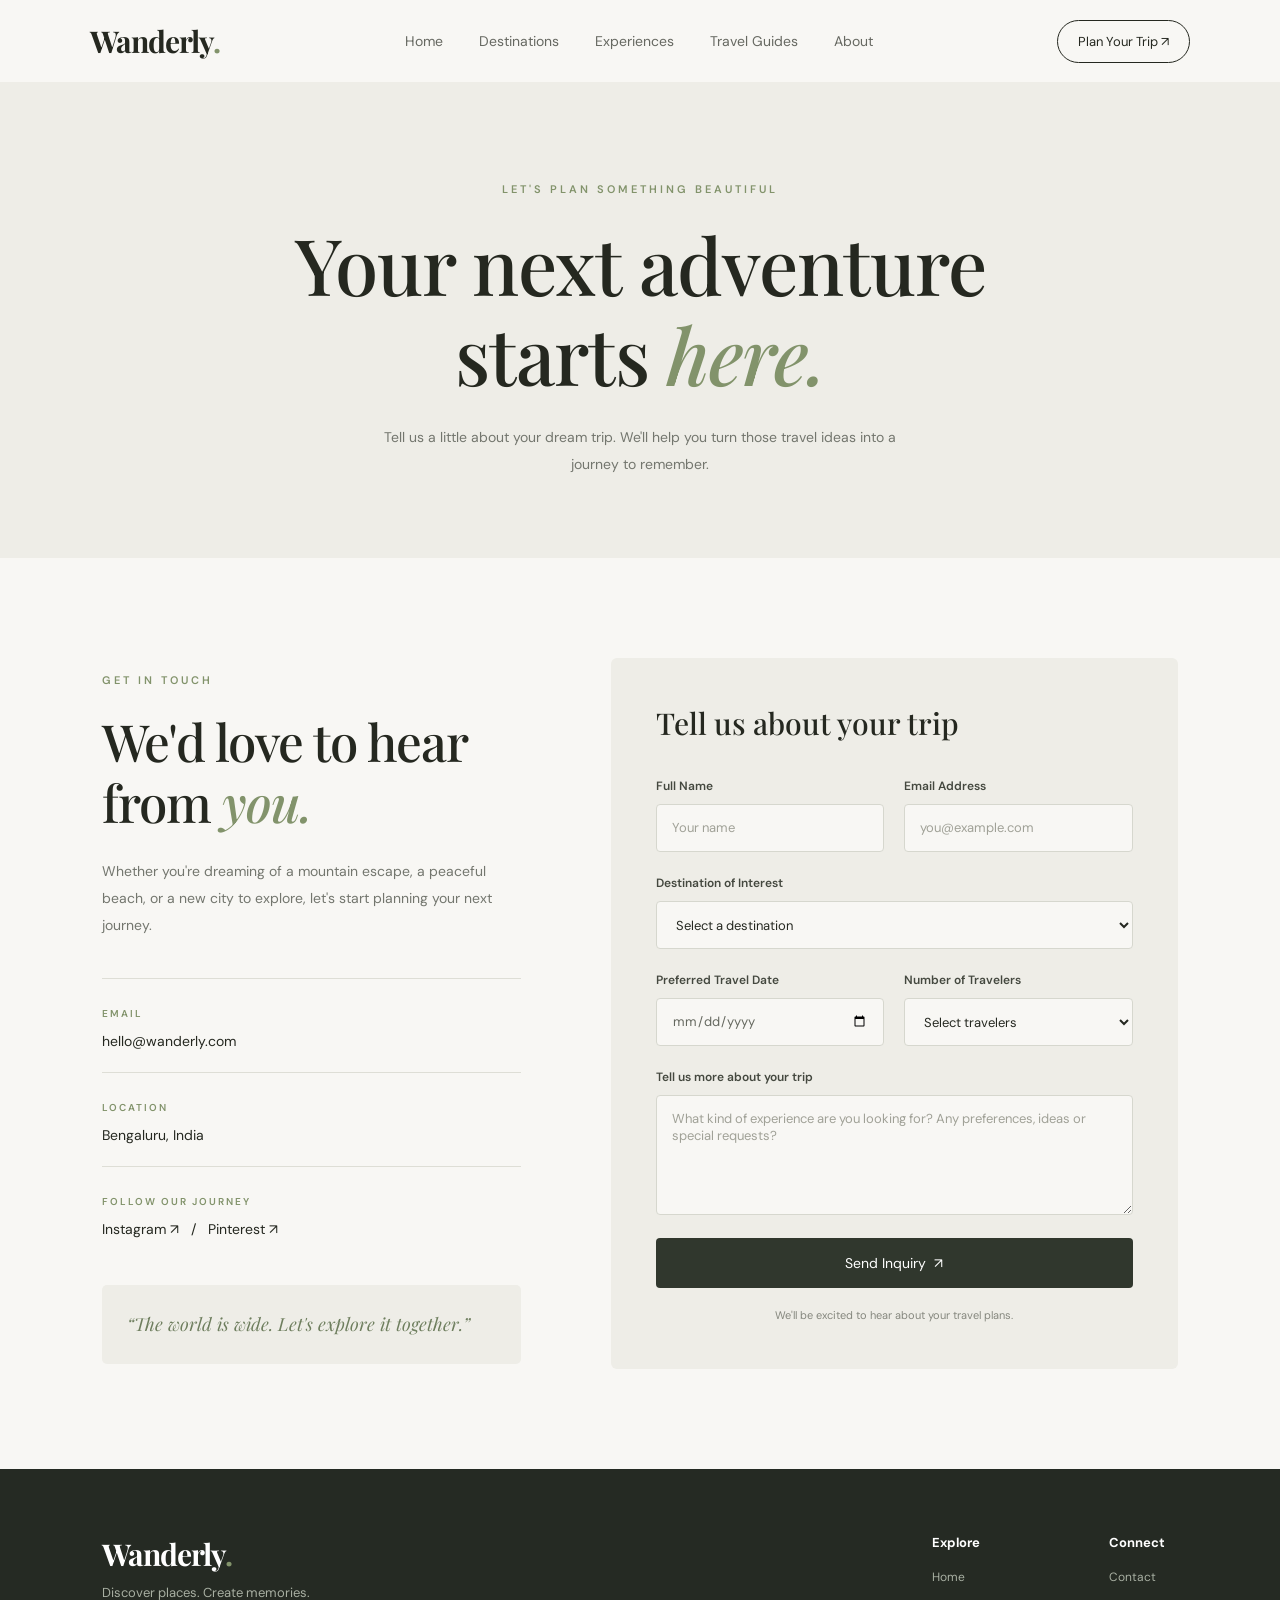
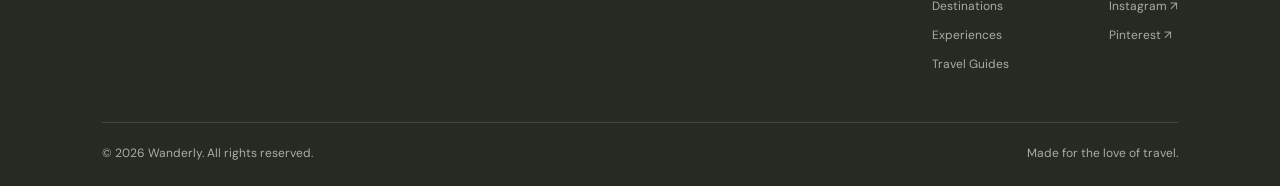
<file: Contact.html>
<!DOCTYPE html>
<html lang="en">
<head>
    <meta charset="UTF-8">
    <meta name="viewport" content="width=device-width, initial-scale=1.0">
    <title>Contact Us | Wanderly</title>

    <link rel="stylesheet" href="style.css">

    <link rel="preconnect" href="https://fonts.googleapis.com">
    <link rel="preconnect" href="https://fonts.gstatic.com" crossorigin>

    <link href="https://fonts.googleapis.com/css2?family=DM+Sans:wght@400;500;600;700&family=Playfair+Display:ital,wght@0,400;0,500;0,600;0,700;1,500&display=swap" rel="stylesheet">

    <style>
        html {
            scroll-behavior: smooth;
        }
    </style>
</head>
<body>

    <!-- NAVBAR -->
    <header class="navbar">
        <a href="Project2.html" class="logo">Wanderly<span>.</span></a>

        <nav id="navLinks">
            <a href="Project2.html#home">Home</a>
            <a href="Project2.html#destinations">Destinations</a>
            <a href="Project2.html#experiences">Experiences</a>
            <a href="Project2.html#guides">Travel Guides</a>
            <a href="Project2.html#about">About</a>
        </nav>

        <a href="contact.html" class="nav-btn">Plan Your Trip ↗</a>

        <button class="menu-toggle" id="menuToggle" aria-label="Toggle menu">
            ☰
        </button>
    </header>


    <!-- CONTACT HERO -->
    <section class="contact-hero">
        <p class="eyebrow">LET'S PLAN SOMETHING BEAUTIFUL</p>

        <h1>Your next adventure<br>starts <em>here.</em></h1>

        <p>
            Tell us a little about your dream trip.
            We'll help you turn those travel ideas into a journey to remember.
        </p>
    </section>


    <!-- CONTACT SECTION -->
    <section class="contact-section">

        <!-- CONTACT INFORMATION -->
        <div class="contact-info">

            <p class="eyebrow">GET IN TOUCH</p>

            <h2>We'd love to hear<br>from <em>you.</em></h2>

            <p class="contact-description">
                Whether you're dreaming of a mountain escape, a peaceful beach,
                or a new city to explore, let's start planning your next journey.
            </p>

            <div class="contact-detail">
                <span>EMAIL</span>
                <p>hello@wanderly.com</p>
            </div>

            <div class="contact-detail">
                <span>LOCATION</span>
                <p>Bengaluru, India</p>
            </div>

            <div class="contact-detail">
                <span>FOLLOW OUR JOURNEY</span>
                <p>
                    <a href="https://instagram.com/" target="_blank">Instagram ↗</a>
                    &nbsp; / &nbsp;
                    <a href="https://pinterest.com/" target="_blank">Pinterest ↗</a>
                </p>
            </div>

            <div class="contact-note">
                <p>“The world is wide. Let's explore it together.”</p>
            </div>

        </div>


        <!-- CONTACT FORM -->
        <div class="contact-form-container">

            <form id="travelForm">

                <h3>Tell us about your trip</h3>

                <div class="form-row">

                    <div class="form-group">
                        <label for="fullName">Full Name</label>
                        <input
                            type="text"
                            id="fullName"
                            name="fullName"
                            placeholder="Your name"
                            required
                        >
                    </div>

                    <div class="form-group">
                        <label for="email">Email Address</label>
                        <input
                            type="email"
                            id="email"
                            name="email"
                            placeholder="you@example.com"
                            required
                        >
                    </div>

                </div>


                <div class="form-group">
                    <label for="destination">Destination of Interest</label>
                    <select id="destination" name="destination" required>
                        <option value="" disabled selected>Select a destination</option>
                        <option>Amalfi Coast, Italy</option>
                        <option>Swiss Alps, Switzerland</option>
                        <option>Santorini, Greece</option>
                        <option>Kyoto, Japan</option>
                        <option>Bali, Indonesia</option>
                        <option>Banff, Canada</option>
                        <option>Other destination</option>
                    </select>
                </div>


                <div class="form-row">

                    <div class="form-group">
                        <label for="travelDate">Preferred Travel Date</label>
                        <input
                            type="date"
                            id="travelDate"
                            name="travelDate"
                            required
                        >
                    </div>

                    <div class="form-group">
                        <label for="travelers">Number of Travelers</label>
                        <select id="travelers" name="travelers" required>
                            <option value="" disabled selected>Select travelers</option>
                            <option>1 Traveler</option>
                            <option>2 Travelers</option>
                            <option>3 Travelers</option>
                            <option>4 Travelers</option>
                            <option>5–8 Travelers</option>
                            <option>9+ Travelers</option>
                        </select>
                    </div>

                </div>


                <div class="form-group">
                    <label for="message">Tell us more about your trip</label>
                    <textarea
                        id="message"
                        name="message"
                        rows="5"
                        placeholder="What kind of experience are you looking for? Any preferences, ideas or special requests?"
                    ></textarea>
                </div>


                <button type="submit" class="form-submit">
                    Send Inquiry&nbsp; ↗
                </button>

                <p class="form-footnote">
                    We'll be excited to hear about your travel plans.
                </p>

            </form>

        </div>

    </section>


    <!-- FOOTER -->
    <footer class="footer">

        <div class="footer-top">

            <div class="footer-brand">
                <a href="Project2.html" class="logo">Wanderly<span>.</span></a>
                <p>Discover places. Create memories.</p>
            </div>

            <div class="footer-links">

                <div>
                    <h4>Explore</h4>
                    <a href="Project2.html#home">Home</a>
                    <a href="Project2.html#destinations">Destinations</a>
                    <a href="Project2.html#experiences">Experiences</a>
                    <a href="Project2.html#guides">Travel Guides</a>
                </div>

                <div>
                    <h4>Connect</h4>
                    <a href="contact.html">Contact</a>
                    <a href="https://instagram.com/" target="_blank">Instagram ↗</a>
                    <a href="https://pinterest.com/" target="_blank">Pinterest ↗</a>
                </div>

            </div>

        </div>

        <div class="footer-bottom">
            <p>© 2026 Wanderly. All rights reserved.</p>
            <p>Made for the love of travel.</p>
        </div>

    </footer>


    <script>
        // Contact form demo submission
        const travelForm = document.getElementById("travelForm");

        travelForm.addEventListener("submit", function(event) {
            event.preventDefault();

            alert("Thank you for reaching out to Wanderly! Your inquiry has been noted.");

            travelForm.reset();
        });

        // Mobile menu
        const menuToggle = document.getElementById("menuToggle");
        const navLinks = document.getElementById("navLinks");

        menuToggle.addEventListener("click", function() {
            navLinks.classList.toggle("show");

            menuToggle.textContent = navLinks.classList.contains("show")
                ? "✕"
                : "☰";
        });

        // Close mobile menu when a link is clicked
        document.querySelectorAll("#navLinks a").forEach(link => {
            link.addEventListener("click", function() {
                navLinks.classList.remove("show");
                menuToggle.textContent = "☰";
            });
        });
    </script>

</body>
</html>
</file>
<file: style.css>
/* ==============================
   RESET
================================= */
* {
  margin: 0;
  padding: 0;
  box-sizing: border-box;
}

html {
  scroll-behavior: smooth;
  scroll-padding-top: 90px;
}

body {
  font-family: 'DM Sans', sans-serif;
  background: #f8f7f4;
  color: #252820;
}

a {
  text-decoration: none;
  color: inherit;
}

img {
  max-width: 100%;
}


/* ==============================
   NAVBAR
================================= */
.navbar {
  height: 82px;
  width: 100%;
  padding: 0 7%;
  display: flex;
  align-items: center;
  justify-content: space-between;
  background: #f8f7f4;
  position: sticky;
  top: 0;
  z-index: 1000;
}

.logo {
  font-family: 'Playfair Display', serif;
  font-size: 30px;
  font-weight: 700;
  letter-spacing: -1px;
}

.logo span {
  color: #82936b;
}

.navbar nav {
  display: flex;
  gap: 36px;
}

.navbar nav a {
  font-size: 14px;
  color: #666861;
  transition: 0.3s;
}

.navbar nav a:hover,
.navbar nav a.active {
  color: #252820;
}

.nav-btn {
  border: 1px solid #252820;
  padding: 12px 20px;
  border-radius: 30px;
  font-size: 13px;
  transition: 0.3s;
}

.nav-btn:hover {
  background: #252820;
  color: #fff;
}

.menu-toggle {
  display: none;
  background: none;
  border: none;
  font-size: 24px;
  cursor: pointer;
}


/* ==============================
   HERO SECTION
================================= */
.hero {
  margin: 0 3%;
  height: 620px;
  border-radius: 8px;
  background:
    linear-gradient(
      90deg,
      rgba(12, 23, 22, 0.68),
      rgba(12, 23, 22, 0.1)
    ),
    url('https://images.unsplash.com/photo-1470770841072-f978cf4d019e?auto=format&fit=crop&w=2000&q=90')
    center 52% / cover;
  color: #fff;
  display: flex;
  flex-direction: column;
  justify-content: center;
  padding: 0 8%;
  position: relative;
}

.hero-content {
  max-width: 650px;
}

.eyebrow {
  font-size: 11px;
  letter-spacing: 3px;
  font-weight: 600;
  margin-bottom: 24px;
  color: #9cab8c;
}

.hero h1,
.section-heading h2,
.about-content h2,
.cta h2 {
  font-family: 'Playfair Display', serif;
  font-weight: 500;
  letter-spacing: -1px;
  line-height: 1.13;
}

.hero h1 {
  font-size: clamp(48px, 7vw, 82px);
}

.hero h1 em,
.section-heading h2 em,
.about-content h2 em,
.cta h2 em {
  font-weight: 500;
  color: #c3d0b2;
}

.hero-description {
  margin: 24px 0 32px;
  max-width: 420px;
  line-height: 1.8;
  color: #e2e5de;
  font-size: 15px;
}

.primary-btn {
  display: inline-block;
  padding: 15px 24px;
  background: #dce5d3;
  color: #252820;
  border-radius: 4px;
  font-size: 14px;
  transition: 0.3s;
}

.primary-btn:hover {
  background: #fff;
  transform: translateY(-2px);
}

.hero-bottom {
  position: absolute;
  bottom: 28px;
  left: 8%;
  right: 8%;
  display: flex;
  justify-content: space-between;
  font-size: 11px;
  letter-spacing: 1px;
  color: #e1e4de;
}


/* ==============================
   GENERAL SECTIONS
================================= */
.section {
  padding: 110px 8%;
}

.section-heading {
  display: flex;
  justify-content: space-between;
  align-items: end;
  gap: 30px;
  margin-bottom: 45px;
}

.section-heading .eyebrow,
.about-content .eyebrow,
.cta .eyebrow {
  color: #82916e;
}

.section-heading h2,
.about-content h2 {
  font-size: clamp(36px, 5vw, 55px);
}

.section-heading h2 em,
.about-content h2 em {
  color: #81916e;
}

.section-description {
  max-width: 370px;
  color: #73766e;
  font-size: 14px;
  line-height: 1.8;
}


/* ==============================
   DESTINATIONS
================================= */
.destination-grid {
  display: grid;
  grid-template-columns: repeat(3, 1fr);
  gap: 22px;
}

.destination-card {
  height: 390px;
  border-radius: 6px;
  overflow: hidden;
  position: relative;
  cursor: pointer;
}

.destination-card img {
  width: 100%;
  height: 100%;
  object-fit: cover;
  transition: transform 0.6s ease;
}

.destination-card:hover img {
  transform: scale(1.06);
}

.destination-card::after {
  content: '';
  position: absolute;
  inset: 0;
  background: linear-gradient(
    transparent 30%,
    rgba(0, 0, 0, 0.7) 100%
  );
}

.card-overlay {
  position: absolute;
  bottom: 26px;
  left: 24px;
  z-index: 2;
  color: #fff;
}

.country {
  font-size: 10px;
  letter-spacing: 2px;
  color: #d2ddc7;
}

.card-overlay h3 {
  font-family: 'Playfair Display', serif;
  font-size: 29px;
  font-weight: 500;
  margin: 8px 0;
}

.card-overlay p {
  font-size: 12px;
  color: #e0e0e0;
}


/* ==============================
   EXPERIENCES
================================= */
.experience-grid {
  display: grid;
  grid-template-columns: repeat(3, 1fr);
  gap: 22px;
}

.experience-card {
  background: #eeede7;
  border-radius: 6px;
  overflow: hidden;
}

.experience-card img {
  width: 100%;
  height: 300px;
  object-fit: cover;
  display: block;
  transition: transform 0.5s ease;
}

.experience-card:hover img {
  transform: scale(1.04);
}

.experience-content {
  padding: 25px;
}

.experience-content span {
  font-size: 10px;
  letter-spacing: 2px;
  color: #82936b;
}

.experience-content h3 {
  font-family: 'Playfair Display', serif;
  font-size: 26px;
  font-weight: 500;
  margin: 12px 0;
}

.experience-content p {
  font-size: 13px;
  line-height: 1.8;
  color: #73766e;
}


/* ==============================
   TRAVEL GUIDES
================================= */
.guide-grid {
  display: grid;
  grid-template-columns: repeat(3, 1fr);
  gap: 22px;
}

.guide-card {
  background: #eeede7;
  border-radius: 6px;
  overflow: hidden;
}

.guide-card img {
  width: 100%;
  height: 250px;
  object-fit: cover;
  display: block;
  transition: transform 0.5s ease;
}

.guide-card:hover img {
  transform: scale(1.04);
}

.guide-content {
  padding: 25px;
}

.guide-content span {
  font-size: 10px;
  letter-spacing: 2px;
  color: #82936b;
}

.guide-content h3 {
  font-family: 'Playfair Display', serif;
  font-size: 24px;
  font-weight: 500;
  margin: 12px 0;
}

.guide-content p {
  font-size: 13px;
  color: #73766e;
  line-height: 1.8;
}

.guide-content .text-link {
  display: inline-block;
  margin-top: 18px;
}


/* ==============================
   ABOUT SECTION
================================= */
.about {
  display: grid;
  grid-template-columns: 1fr 1fr;
  gap: 85px;
  align-items: center;
  padding-top: 30px;
}

.about-image {
  height: 540px;
  overflow: hidden;
  border-radius: 6px;
}

.about-image img {
  width: 100%;
  height: 100%;
  object-fit: cover;
}

.about-content h2 {
  margin-bottom: 25px;
}

.about-content > p:not(.eyebrow) {
  font-size: 14px;
  color: #73766e;
  line-height: 1.9;
  margin-bottom: 16px;
}


/* ==============================
   TEXT LINKS
================================= */
.text-link {
  display: inline-block;
  margin-top: 16px;
  padding-bottom: 7px;
  border-bottom: 1px solid #82936b;
  font-size: 14px;
  transition: 0.3s;
}

.text-link:hover {
  color: #82936b;
}


/* ==============================
   CALL TO ACTION
================================= */
.cta {
  margin: 0 3% 80px;
  padding: 90px 20px;
  border-radius: 6px;
  text-align: center;
  background: #e9ede4;
}

.cta h2 {
  font-size: clamp(38px, 5vw, 60px);
  margin-bottom: 30px;
  color: #252820;
}

.cta h2 em {
  color: #82936b;
}

.cta .primary-btn {
  background: #30372d;
  color: #fff;
}

.cta .primary-btn:hover {
  background: #58664e;
}


/* ==============================
   FOOTER
================================= */
.footer {
  background: #252a23;
  color: #fff;
  padding: 65px 8% 25px;
}

.footer-top {
  display: flex;
  justify-content: space-between;
  padding-bottom: 50px;
}

.footer-brand p {
  font-size: 13px;
  color: #a8afa2;
  margin-top: 10px;
}

.footer-links {
  display: flex;
  gap: 100px;
}

.footer-links div {
  display: flex;
  flex-direction: column;
  gap: 13px;
}

.footer-links h4 {
  font-size: 13px;
  margin-bottom: 5px;
}

.footer-links a {
  font-size: 12px;
  color: #a8afa2;
  transition: 0.3s;
}

.footer-links a:hover {
  color: white;
}

.footer-bottom {
  border-top: 1px solid #41463d;
  padding-top: 22px;
  display: flex;
  justify-content: space-between;
  font-size: 12px;
  color: #a8afa2;
}


/* ==============================
   TABLET RESPONSIVE
================================= */
@media (max-width: 900px) {
  .destination-grid,
  .experience-grid,
  .guide-grid {
    grid-template-columns: repeat(2, 1fr);
  }

  .about {
    gap: 40px;
  }

  .about-image {
    height: 420px;
  }

  .footer-links {
    gap: 50px;
  }

  .navbar {
    padding: 0 5%;
  }

  .navbar nav {
    gap: 20px;
  }

  .navbar nav a {
    font-size: 12px;
  }

  .nav-btn {
    padding: 10px 14px;
    font-size: 12px;
  }
}


/* ==============================
   MOBILE RESPONSIVE
================================= */
@media (max-width: 650px) {

  .navbar {
    height: 70px;
  }

  .navbar nav {
    display: none;
    position: absolute;
    top: 70px;
    left: 0;
    width: 100%;
    padding: 25px 7%;
    background: #f8f7f4;
    flex-direction: column;
    gap: 22px;
    border-top: 1px solid #e5e5df;
  }

  .navbar nav.show {
    display: flex;
  }

  .nav-btn {
    display: none;
  }

  .menu-toggle {
    display: block;
  }

  .hero {
    height: 540px;
    padding: 0 7%;
    margin: 0 2%;
    background-position: center;
  }

  .hero h1 {
    font-size: 53px;
  }

  .hero-bottom {
    left: 7%;
    right: 7%;
  }

  .hero-bottom span:first-child {
    max-width: 160px;
  }

  .section {
    padding: 75px 6%;
  }

  .section-heading {
    flex-direction: column;
    align-items: start;
    gap: 15px;
  }

  .section-description {
    max-width: 100%;
  }

  .destination-grid,
  .experience-grid,
  .guide-grid {
    grid-template-columns: 1fr;
    gap: 16px;
  }

  .destination-card {
    height: 380px;
  }

  .experience-card img {
    height: 280px;
  }

  .guide-card img {
    height: 230px;
  }

  .experience-content,
  .guide-content {
    padding: 22px;
  }

  .experience-content h3 {
    font-size: 24px;
  }

  .guide-content h3 {
    font-size: 22px;
  }

  .about {
    grid-template-columns: 1fr;
    gap: 30px;
    padding-top: 10px;
  }

  .about-image {
    height: 380px;
  }

  .cta {
    margin: 0 2% 50px;
    padding: 70px 15px;
  }

  .footer-top {
    flex-direction: column;
    gap: 45px;
  }

  .footer-links {
    gap: 60px;
  }

  .footer-bottom {
    gap: 15px;
    flex-wrap: wrap;
  }
}


/* ==============================
   SMALL MOBILE DEVICES
================================= */
@media (max-width: 400px) {
  .logo {
    font-size: 26px;
  }

  .hero h1 {
    font-size: 43px;
  }

  .card-overlay h3 {
    font-size: 25px;
  }

  .footer-links {
    gap: 35px;
  }

  .footer {
    padding-left: 6%;
    padding-right: 6%;
  }
}


/* ==============================
   CONTACT PAGE HERO
================================= */

.contact-hero {
    padding: 100px 8% 80px;
    text-align: center;
    background: #eeede7;
}

.contact-hero .eyebrow {
    color: #82936b;
}

.contact-hero h1 {
    font-family: 'Playfair Display', serif;
    font-size: clamp(48px, 7vw, 78px);
    font-weight: 500;
    line-height: 1.15;
    letter-spacing: -1px;
    color: #252820;
}

.contact-hero h1 em {
    color: #82936b;
    font-weight: 500;
}

.contact-hero > p:last-child {
    max-width: 520px;
    margin: 25px auto 0;
    font-size: 14px;
    line-height: 1.9;
    color: #73766e;
}


/* ==============================
   CONTACT SECTION LAYOUT
================================= */

.contact-section {
    padding: 100px 8%;
    display: grid;
    grid-template-columns: 0.85fr 1.15fr;
    gap: 90px;
    align-items: start;
}

.contact-info {
    padding-top: 15px;
}

.contact-info .eyebrow {
    color: #82936b;
}

.contact-info h2 {
    font-family: 'Playfair Display', serif;
    font-size: clamp(38px, 4vw, 54px);
    font-weight: 500;
    line-height: 1.2;
    letter-spacing: -1px;
    margin-bottom: 25px;
}

.contact-info h2 em {
    color: #82936b;
}

.contact-description {
    font-size: 14px;
    line-height: 1.9;
    color: #73766e;
    margin-bottom: 40px;
}


/* ==============================
   CONTACT DETAILS
================================= */

.contact-detail {
    padding: 22px 0;
    border-top: 1px solid #deded6;
}

.contact-detail span {
    font-size: 10px;
    letter-spacing: 2px;
    color: #82936b;
    font-weight: 600;
}

.contact-detail p {
    font-size: 14px;
    color: #252820;
    margin-top: 10px;
}

.contact-detail a {
    transition: 0.3s;
}

.contact-detail a:hover {
    color: #82936b;
}

.contact-note {
    margin-top: 25px;
    padding: 25px;
    background: #eeede7;
    border-radius: 5px;
}

.contact-note p {
    font-family: 'Playfair Display', serif;
    font-size: 18px;
    font-style: italic;
    color: #6e7e5e;
    line-height: 1.6;
}


/* ==============================
   CONTACT FORM CONTAINER
================================= */

.contact-form-container {
    background: #eeede7;
    padding: 45px;
    border-radius: 6px;
}

.contact-form-container form h3 {
    font-family: 'Playfair Display', serif;
    font-size: 30px;
    font-weight: 500;
    margin-bottom: 35px;
    color: #252820;
}


/* Form rows */

.form-row {
    display: grid;
    grid-template-columns: 1fr 1fr;
    gap: 20px;
}


/* Form groups */

.form-group {
    display: flex;
    flex-direction: column;
    margin-bottom: 23px;
}

.form-group label {
    font-size: 12px;
    font-weight: 600;
    color: #44483f;
    margin-bottom: 10px;
}


/* Input, select and textarea */

.form-group input,
.form-group select,
.form-group textarea {
    width: 100%;
    padding: 14px 15px;
    border: 1px solid #d6d7ce;
    border-radius: 4px;
    background: #f8f7f4;
    font-family: 'DM Sans', sans-serif;
    font-size: 13px;
    color: #252820;
    outline: none;
    transition: border 0.3s, box-shadow 0.3s;
}

.form-group input,
.form-group select {
    height: 48px;
}

.form-group textarea {
    resize: vertical;
    min-height: 120px;
}


/* Placeholder styling */

.form-group input::placeholder,
.form-group textarea::placeholder {
    color: #a0a197;
}


/* Focus effects */

.form-group input:focus,
.form-group select:focus,
.form-group textarea:focus {
    border-color: #82936b;
    box-shadow: 0 0 0 3px rgba(130, 147, 107, 0.12);
}


/* Date picker */

.form-group input[type="date"] {
    color: #65685f;
}


/* ==============================
   FORM SUBMIT BUTTON
================================= */

.form-submit {
    width: 100%;
    padding: 16px;
    border: none;
    border-radius: 4px;
    background: #30372d;
    color: #fff;
    font-family: 'DM Sans', sans-serif;
    font-size: 14px;
    cursor: pointer;
    transition: 0.3s;
}

.form-submit:hover {
    background: #58664e;
    transform: translateY(-2px);
}

.form-footnote {
    margin-top: 18px;
    font-size: 11px;
    color: #85877e;
    text-align: center;
    line-height: 1.7;
}


/* ==============================
   CONTACT PAGE TABLET
================================= */

@media (max-width: 900px) {

    .contact-section {
        grid-template-columns: 1fr;
        gap: 50px;
        padding: 75px 7%;
    }

    .contact-info {
        max-width: 650px;
    }

    .contact-form-container {
        padding: 35px;
    }

    .contact-hero {
        padding: 80px 6% 65px;
    }
}


/* ==============================
   CONTACT PAGE MOBILE
================================= */

@media (max-width: 650px) {

    .contact-hero {
        padding: 65px 6% 55px;
    }

    .contact-hero h1 {
        font-size: 48px;
    }

    .contact-hero > p:last-child {
        font-size: 13px;
    }

    .contact-section {
        padding: 60px 6%;
        gap: 35px;
    }

    .contact-info h2 {
        font-size: 40px;
    }

    .contact-form-container {
        padding: 25px 20px;
    }

    .contact-form-container form h3 {
        font-size: 26px;
        margin-bottom: 25px;
    }

    .form-row {
        grid-template-columns: 1fr;
        gap: 0;
    }

    .contact-note {
        padding: 20px;
    }

    .footer-links {
        gap: 40px;
    }
}


/* ==============================
   EXTRA SMALL DEVICES
================================= */

@media (max-width: 400px) {

    .contact-hero h1 {
        font-size: 40px;
    }

    .contact-form-container {
        padding: 20px 15px;
    }

    .contact-info h2 {
        font-size: 36px;
    }
}
</file>
